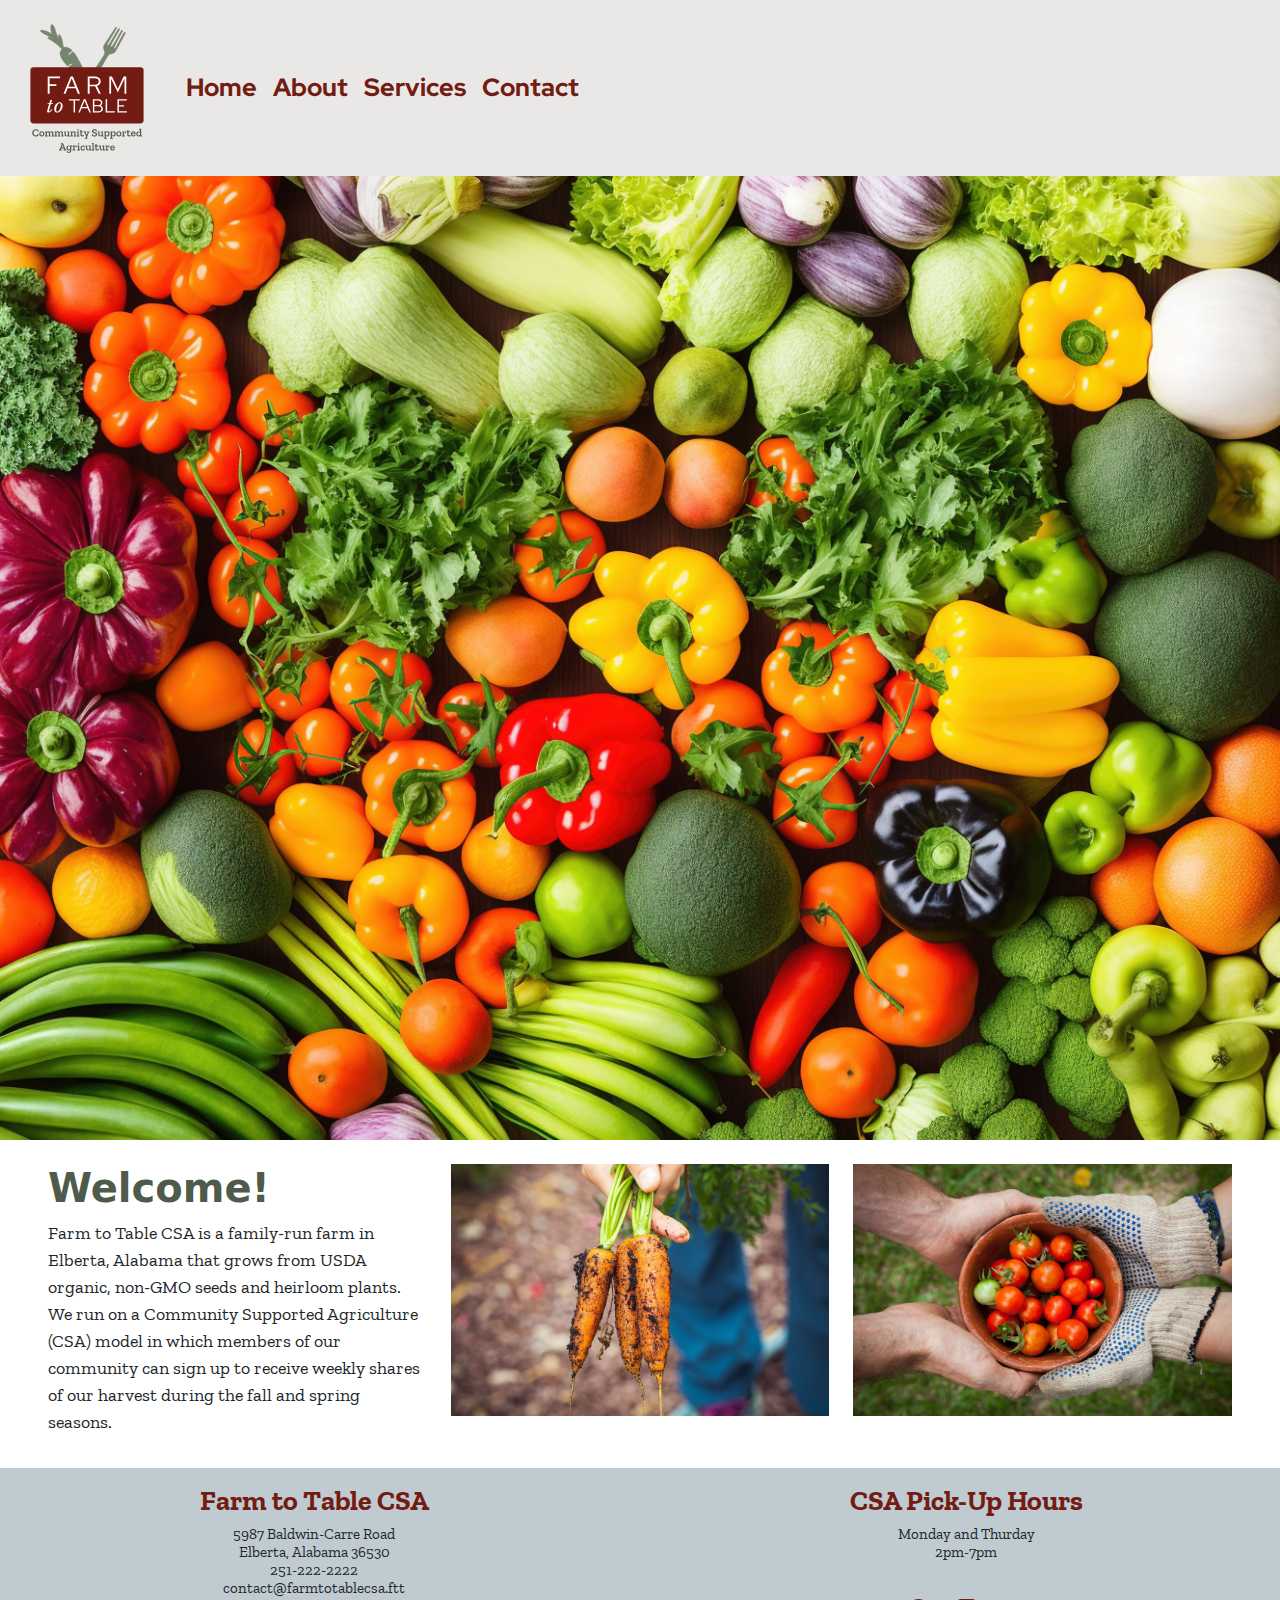
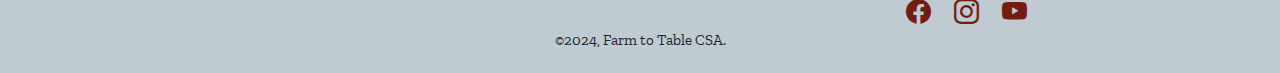
<file: index.html>
<!doctype html>
<html lang="en">
  <head>
    <meta charset="utf-8">
    <meta name="viewport" content="width=device-width, initial-scale=1">
    <title>Farm to Table CSA</title>
    <link href="https://cdn.jsdelivr.net/npm/bootstrap@5.3.3/dist/css/bootstrap.min.css" rel="stylesheet" integrity="sha384-QWTKZyjpPEjISv5WaRU9OFeRpok6YctnYmDr5pNlyT2bRjXh0JMhjY6hW+ALEwIH" crossorigin="anonymous">
    <link rel="preconnect" href="https://fonts.googleapis.com">
<link rel="preconnect" href="https://fonts.gstatic.com" crossorigin>
<link href="https://fonts.googleapis.com/css2?family=Red+Hat+Display:ital,wght@0,300..900;1,300..900&family=Zilla+Slab:ital,wght@0,300;0,400;0,500;0,600;0,700;1,300;1,400;1,500;1,600;1,700&display=swap" rel="stylesheet">
<link rel="stylesheet" href="https://cdn.jsdelivr.net/npm/bootstrap-icons@1.11.3/font/bootstrap-icons.min.css">
<link rel="stylesheet" href="css/style.css">
</head>
  <body>
    <nav class="navbar navbar-expand-lg bg-custom">
        <div class="container-fluid">
          <a class="navbar-brand" href="index.html"><img src="images/farm-to-table-logo-color.svg" alt="Food to Table CSA" class="logo"></a>
          <button class="navbar-toggler" type="button" data-bs-toggle="collapse" data-bs-target="#navbarNavDropdown" aria-controls="navbarNavDropdown" aria-expanded="false" aria-label="Toggle navigation">
            <span class="navbar-toggler-icon"></span>
          </button>
          <div class="collapse navbar-collapse" id="navbarNavDropdown">
            <ul class="navbar-nav">
              <li class="nav-item">
                <a class="nav-link" href="index.html">Home</a>
              </li>
              <li class="nav-item">
                <a class="nav-link" href="about.html">About</a>
              </li>
              <li class="nav-item">
                <a class="nav-link" href="services.html">Services</a>
              </li>
              <li class="nav-item">
                <a class="nav-link" href="contact.html">Contact</a>
              </li>
            </ul>
          </div>
        </div>
      </nav>

      <img src="images/multi-colored-fruits-vegetables-rotated.jpg" class="d-block w-100" alt="mixed vegetables">
  
      <div class="row mt-4 mb-3 px-5">
        <div class="col-lg-4">
          <div class="card-body">
            <h1>Welcome!</h1>
            <p>Farm to Table CSA is a family-run farm in Elberta,
              Alabama that grows from USDA organic, non-GMO
              seeds and heirloom plants. We run on a Community
              Supported Agriculture (CSA) model in which
              members of our community can sign up to receive
              weekly shares of our harvest during the fall and
              spring seasons.</p>
          </div>
        </div>
        <div class="col-lg-4">
            <img class="card-img-top mb-3" src="images/carrot-bundle-blue-jeans-ground.jpg" alt="bundle of carrots">
        </div>
        <div class="col-lg-4">
            <img class="card-img-top mb-3" src="images/two-people-holding-red-tomatoes.jpg" alt="handful of tomatoes">
        </div>  
        </div>

        <footer class="footer mt-auto py-3 mt-xxl-5">
          <div class="text-center">
            <div class="row">
              <div class="col-md-6">
                <h3>Farm to Table CSA</h3>
                <h5>5987 Baldwin-Carre Road <br>Elberta, Alabama 36530 <br>251-222-2222 <br>contact@farmtotablecsa.ftt</h5>
              </div>
              <div class="col-md-6">
                <h3>CSA Pick-Up Hours</h3>
                <h5>Monday and Thurday<br> 2pm-7pm</h5><br>
                <a href="#"><i class="bi bi-facebook"></i></a>
                <a href="#"><i class="bi bi-instagram"></i></a>
                <a href="#"><i class="bi bi-youtube"></i></a>
              </div>
            </div>
            <h5>&copy;2024, Farm to Table CSA.</h5>
          </div>
        </footer>

      <script src="https://cdn.jsdelivr.net/npm/bootstrap@5.3.3/dist/js/bootstrap.bundle.min.js" integrity="sha384-YvpcrYf0tY3lHB60NNkmXc5s9fDVZLESaAA55NDzOxhy9GkcIdslK1eN7N6jIeHz" crossorigin="anonymous"></script>
  </body>
</html>
</file>
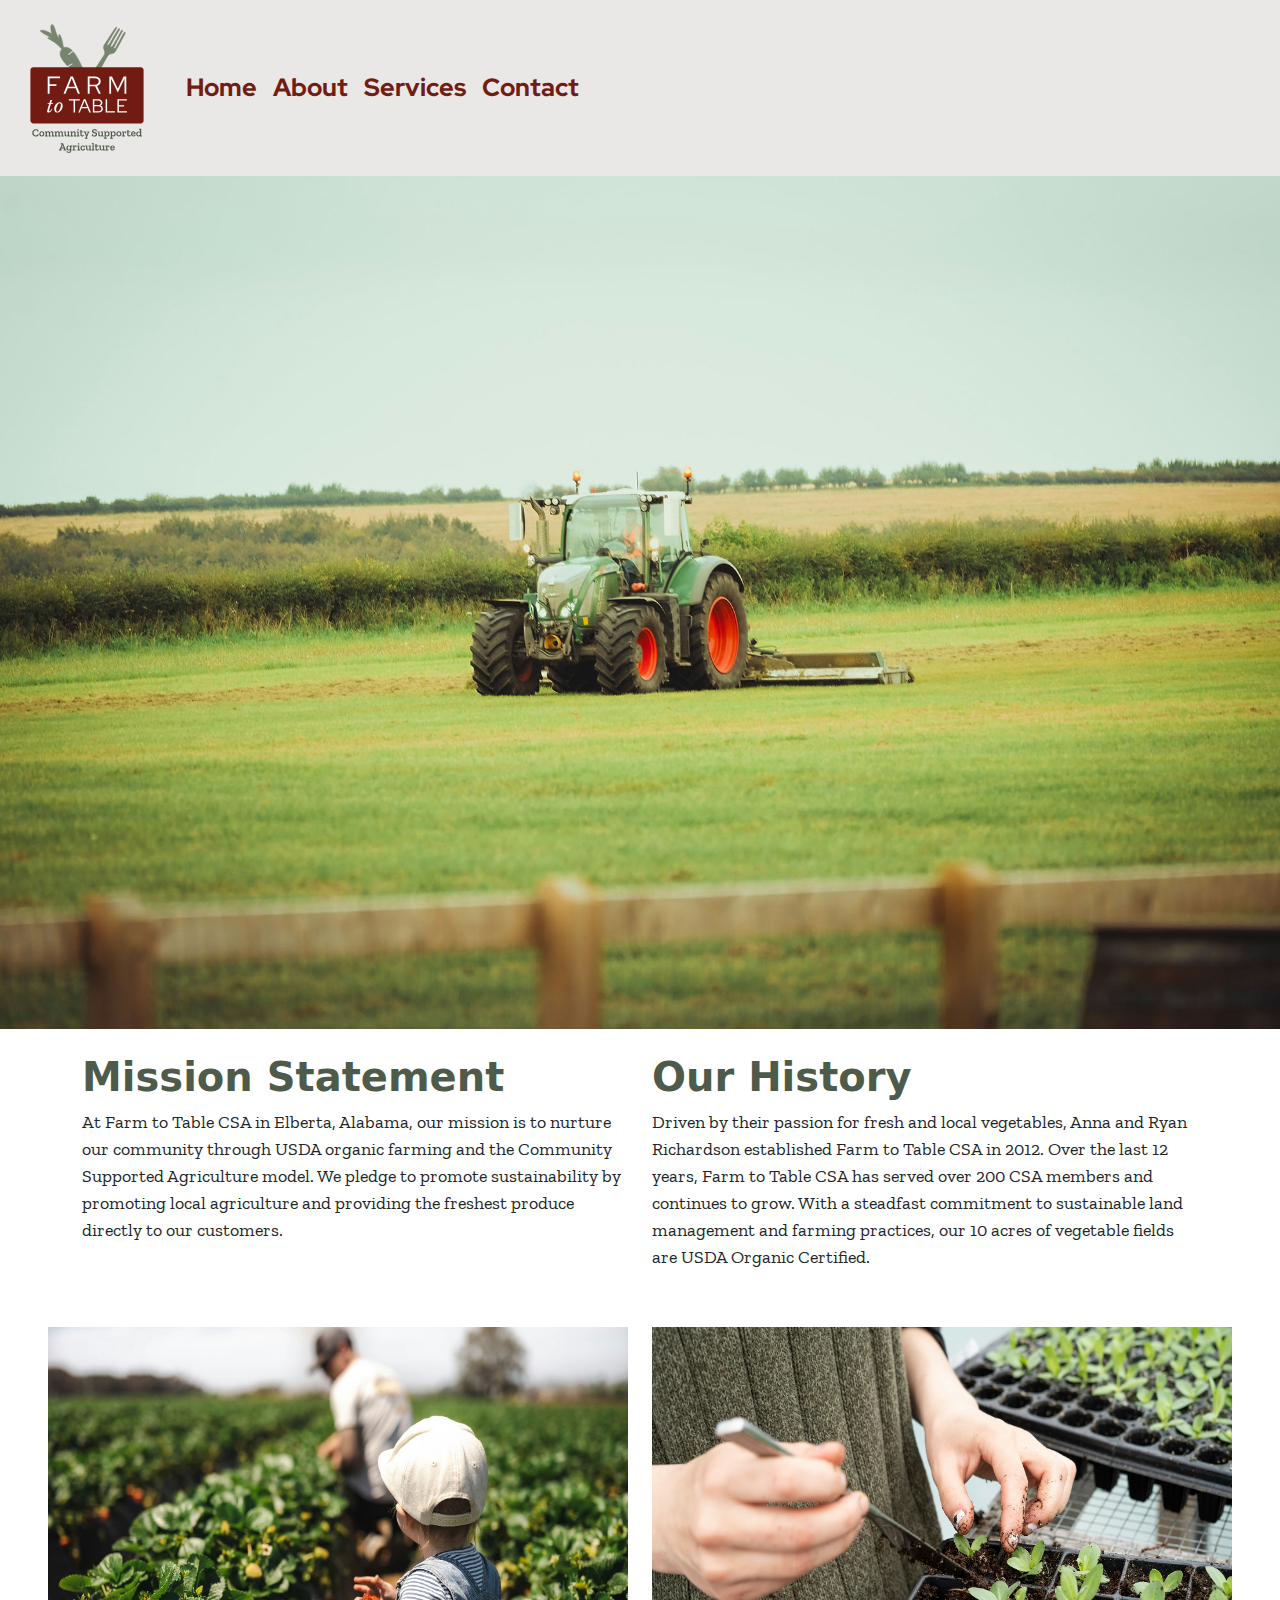
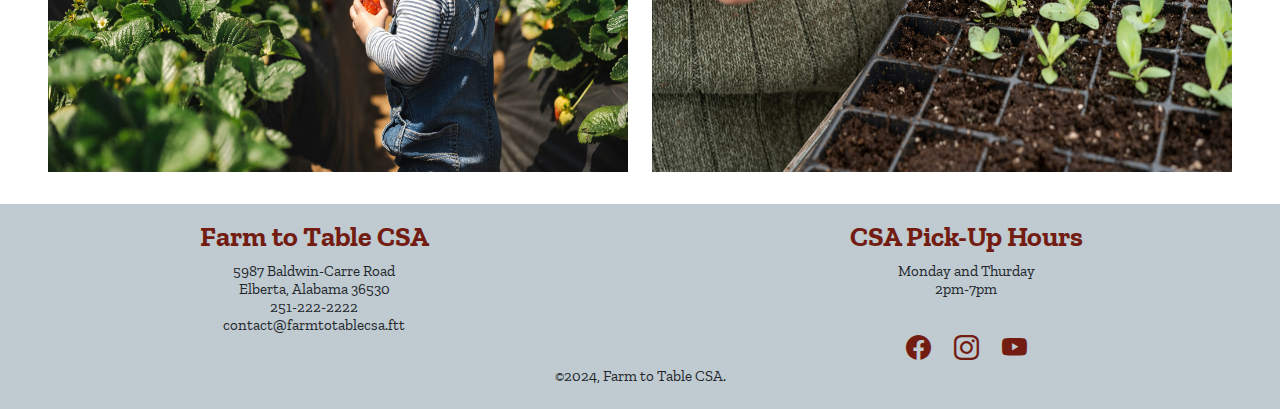
<file: about.html>
<!doctype html>
<html lang="en">
  <head>
    <meta charset="utf-8">
    <meta name="viewport" content="width=device-width, initial-scale=1">
    <title>Farm to Table CSA</title>
    <link href="https://cdn.jsdelivr.net/npm/bootstrap@5.3.3/dist/css/bootstrap.min.css" rel="stylesheet" integrity="sha384-QWTKZyjpPEjISv5WaRU9OFeRpok6YctnYmDr5pNlyT2bRjXh0JMhjY6hW+ALEwIH" crossorigin="anonymous">
    <link rel="preconnect" href="https://fonts.googleapis.com">
<link rel="preconnect" href="https://fonts.gstatic.com" crossorigin>
<link href="https://fonts.googleapis.com/css2?family=Red+Hat+Display:ital,wght@0,300..900;1,300..900&family=Zilla+Slab:ital,wght@0,300;0,400;0,500;0,600;0,700;1,300;1,400;1,500;1,600;1,700&display=swap" rel="stylesheet">
<link rel="stylesheet" href="https://cdn.jsdelivr.net/npm/bootstrap-icons@1.11.3/font/bootstrap-icons.min.css">
<link rel="stylesheet" href="css/style.css">
</head>
  <body>
    <nav class="navbar navbar-expand-lg bg-custom">
      <div class="container-fluid">
        <a class="navbar-brand" href="index.html"><img src="images/farm-to-table-logo-color.svg" alt="Food to Table CSA" class="logo"></a>
        <button class="navbar-toggler" type="button" data-bs-toggle="collapse" data-bs-target="#navbarNavDropdown" aria-controls="navbarNavDropdown" aria-expanded="false" aria-label="Toggle navigation">
          <span class="navbar-toggler-icon"></span>
        </button>
        <div class="collapse navbar-collapse" id="navbarNavDropdown">
          <ul class="navbar-nav">
            <li class="nav-item">
              <a class="nav-link" href="index.html">Home</a>
            </li>
            <li class="nav-item">
              <a class="nav-link" href="about.html">About</a>
            </li>
            <li class="nav-item">
              <a class="nav-link" href="services.html">Services</a>
            </li>
            <li class="nav-item">
              <a class="nav-link" href="contact.html">Contact</a>
            </li>
            </ul>
          </div>
        </div>
      </nav>

      <img src="images/green-tractor-blue-sky-field.jpg" class="img-fluid" alt="tractor in a field">
      
      <div class="container">
        <!-- Stack the columns on mobile by making one full-width and the other half-width -->
        <div class="row mt-4 mb-4">
          <div class="col-md-6 mb-3">
            <h1>Mission Statement</h1>
              <p>At Farm to Table CSA in Elberta, Alabama, our
                mission is to nurture our community through
                USDA organic farming and the Community
                Supported Agriculture model. We pledge to
                promote sustainability by promoting local
                agriculture and providing the freshest produce
                directly to our customers.</p>
            </div>
          <div class="col-md-6 mb-3">
            <h1>Our History</h1>
              <p>Driven by their passion for fresh and local vegetables, Anna and Ryan Richardson established Farm to Table CSA in 2012. Over the last 12 years, Farm to Table CSA has served over 200 CSA members and continues to grow. With a steadfast commitment to sustainable land management and farming practices, our 10 acres of vegetable fields are USDA Organic Certified.</p>
          </div>
        </div>
      </div>

      <div class="row mt-4 mb-3 px-5">
        <div class="col-lg-6">
            <img class="card-img-top mb-3" src="images/child-dad-green-leaf-rows.jpg" height="445" alt="child and adult in field">
          </div>
        <div class="col-lg-6">
            <img class="card-img-top mb-3" src="images/farmer-transplanting-seedlings-into-trays.jpg" height="445" alt="farmer transplanting seedlings">
        </div>  
      </div>

      <footer class="footer mt-auto py-3 mt-xxl-5">
        <div class="text-center">
          <div class="row">
            <div class="col-md-6">
              <h3>Farm to Table CSA</h3>
              <h5>5987 Baldwin-Carre Road <br>Elberta, Alabama 36530 <br>251-222-2222 <br>contact@farmtotablecsa.ftt</h5>
            </div>
            <div class="col-md-6">
              <h3>CSA Pick-Up Hours</h3>
              <h5>Monday and Thurday<br> 2pm-7pm</h5><br>
              <a href="#"><i class="bi bi-facebook"></i></a>
              <a href=#><i class="bi bi-instagram"></i></a>
              <a href="#"><i class="bi bi-youtube"></i></a>
            </div>
          </div>
          <h5>&copy;2024, Farm to Table CSA.</h5>
        </div>
      </footer>
    <script src="https://cdn.jsdelivr.net/npm/bootstrap@5.3.3/dist/js/bootstrap.bundle.min.js" integrity="sha384-YvpcrYf0tY3lHB60NNkmXc5s9fDVZLESaAA55NDzOxhy9GkcIdslK1eN7N6jIeHz" crossorigin="anonymous"></script>
  </body>
</html>
</file>
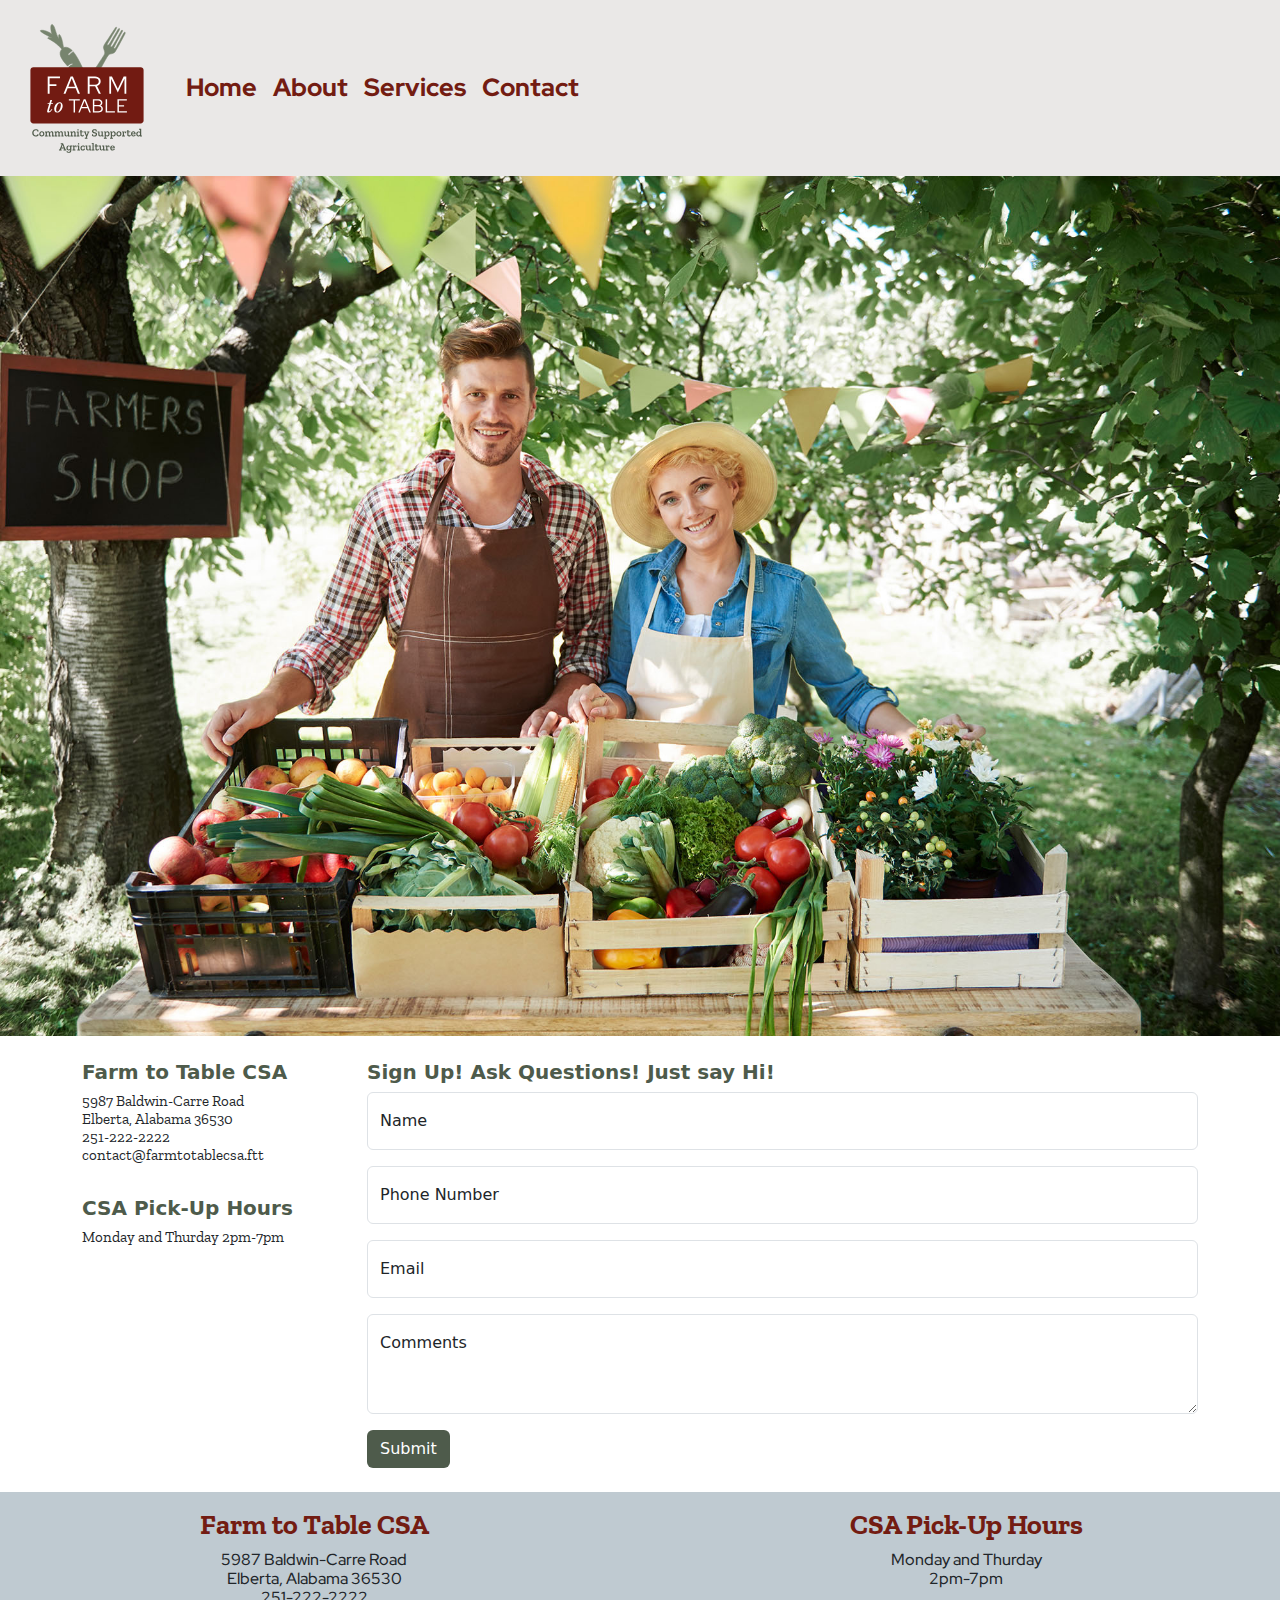
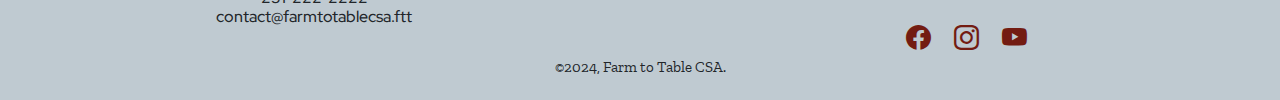
<file: contact.html>
<!doctype html>
<html lang="en">
  <head>
    <meta charset="utf-8">
    <meta name="viewport" content="width=device-width, initial-scale=1">
    <title>Farm to Table CSA</title>
    <link href="https://cdn.jsdelivr.net/npm/bootstrap@5.3.3/dist/css/bootstrap.min.css" rel="stylesheet" integrity="sha384-QWTKZyjpPEjISv5WaRU9OFeRpok6YctnYmDr5pNlyT2bRjXh0JMhjY6hW+ALEwIH" crossorigin="anonymous">
    <link rel="preconnect" href="https://fonts.googleapis.com">
<link rel="preconnect" href="https://fonts.gstatic.com" crossorigin>
<link href="https://fonts.googleapis.com/css2?family=Red+Hat+Display:ital,wght@0,300..900;1,300..900&family=Zilla+Slab:ital,wght@0,300;0,400;0,500;0,600;0,700;1,300;1,400;1,500;1,600;1,700&display=swap" rel="stylesheet">
<link rel="stylesheet" href="https://cdn.jsdelivr.net/npm/bootstrap-icons@1.11.3/font/bootstrap-icons.min.css">
<link rel="stylesheet" href="css/style.css">
</head>
  <body>
    <nav class="navbar navbar-expand-lg bg-custom">
      <div class="container-fluid">
        <a class="navbar-brand" href="index.html"><img src="images/farm-to-table-logo-color.svg" alt="Food to Table CSA" class="logo"></a>
        <button class="navbar-toggler" type="button" data-bs-toggle="collapse" data-bs-target="#navbarNavDropdown" aria-controls="navbarNavDropdown" aria-expanded="false" aria-label="Toggle navigation">
          <span class="navbar-toggler-icon"></span>
        </button>
        <div class="collapse navbar-collapse" id="navbarNavDropdown">
          <ul class="navbar-nav">
            <li class="nav-item">
              <a class="nav-link" href="index.html">Home</a>
            </li>
            <li class="nav-item">
              <a class="nav-link" href="about.html">About</a>
            </li>
            <li class="nav-item">
              <a class="nav-link" href="services.html">Services</a>
            </li>
            <li class="nav-item">
              <a class="nav-link" href="contact.html">Contact</a>
            </li>
            </ul>
          </div>
        </div>
      </nav>

      <img src="images/close-up-people-selling-crops.jpg" class="d-block w-100" alt="farmers market stand">

      <div class="container">
        <!-- Stack the columns on mobile by making one full-width and the other half-width -->
        <div class="row mt-4 mb-4">
          <div class="col-6 col-md-3 mb-3">
            <h4>Farm to Table CSA</h4>
              <h5>5987 Baldwin-Carre Road <br>Elberta, Alabama 36530 <br>251-222-2222 <br>contact@farmtotablecsa.ftt</h5><br>
            <h4>CSA Pick-Up Hours</h4>
              <h5>Monday and Thurday 2pm-7pm</h5><br>
            </div>
          <div class="col-md-9">
            <h4> Sign Up! Ask Questions! Just say Hi!</h4>
            <div class="form-floating mb-3">
              <input type="text" class="form-control" id="floatingname" placeholder="Name">
              <label for="floatingname">Name</label>
            </div>
            <div class="form-floating mb-3">
              <input type="number" class="form-control" id="floatingphonenumber" placeholder="Phone Number">
              <label for="floatingphonenumber">Phone Number</label>
            </div>
            <div class="form-floating mb-3">
              <input type="email" class="form-control" id="floatingemail" placeholder="Email">
              <label for="floatingemail">Email</label>
            </div>
            <div class="form-floating mb-3">
              <textarea class="form-control" placeholder="Leave a comment here" id="floatingTextarea2" style="height: 100px"></textarea>
              <label for="floatingTextarea2">Comments</label>
            </div>
            <button class="btn btn-custom" type="submit">Submit</button>
          </div>
        </div>
      </div>

      <footer class="footer mt-auto py-3 mt-xxl-5">
        <div class="text-center">
          <div class="row">
            <div class="col-md-6">
              <h3>Farm to Table CSA</h3>
              <h6>5987 Baldwin-Carre Road <br>Elberta, Alabama 36530 <br>251-222-2222 <br>contact@farmtotablecsa.ftt</h6>
            </div>
            <div class="col-md-6">
              <h3>CSA Pick-Up Hours</h3>
              <h6>Monday and Thurday<br> 2pm-7pm</h6><br>
              <a href="#"><i class="bi bi-facebook"></i></a>
              <a href=#><i class="bi bi-instagram"></i></a>
              <a href="#"><i class="bi bi-youtube"></i></a>
            </div>
          </div>
          <h5>&copy;2024, Farm to Table CSA.</h5>
        </div>
      </footer>
    <script src="https://cdn.jsdelivr.net/npm/bootstrap@5.3.3/dist/js/bootstrap.bundle.min.js" integrity="sha384-YvpcrYf0tY3lHB60NNkmXc5s9fDVZLESaAA55NDzOxhy9GkcIdslK1eN7N6jIeHz" crossorigin="anonymous"></script>
  </body>
</html>
</file>
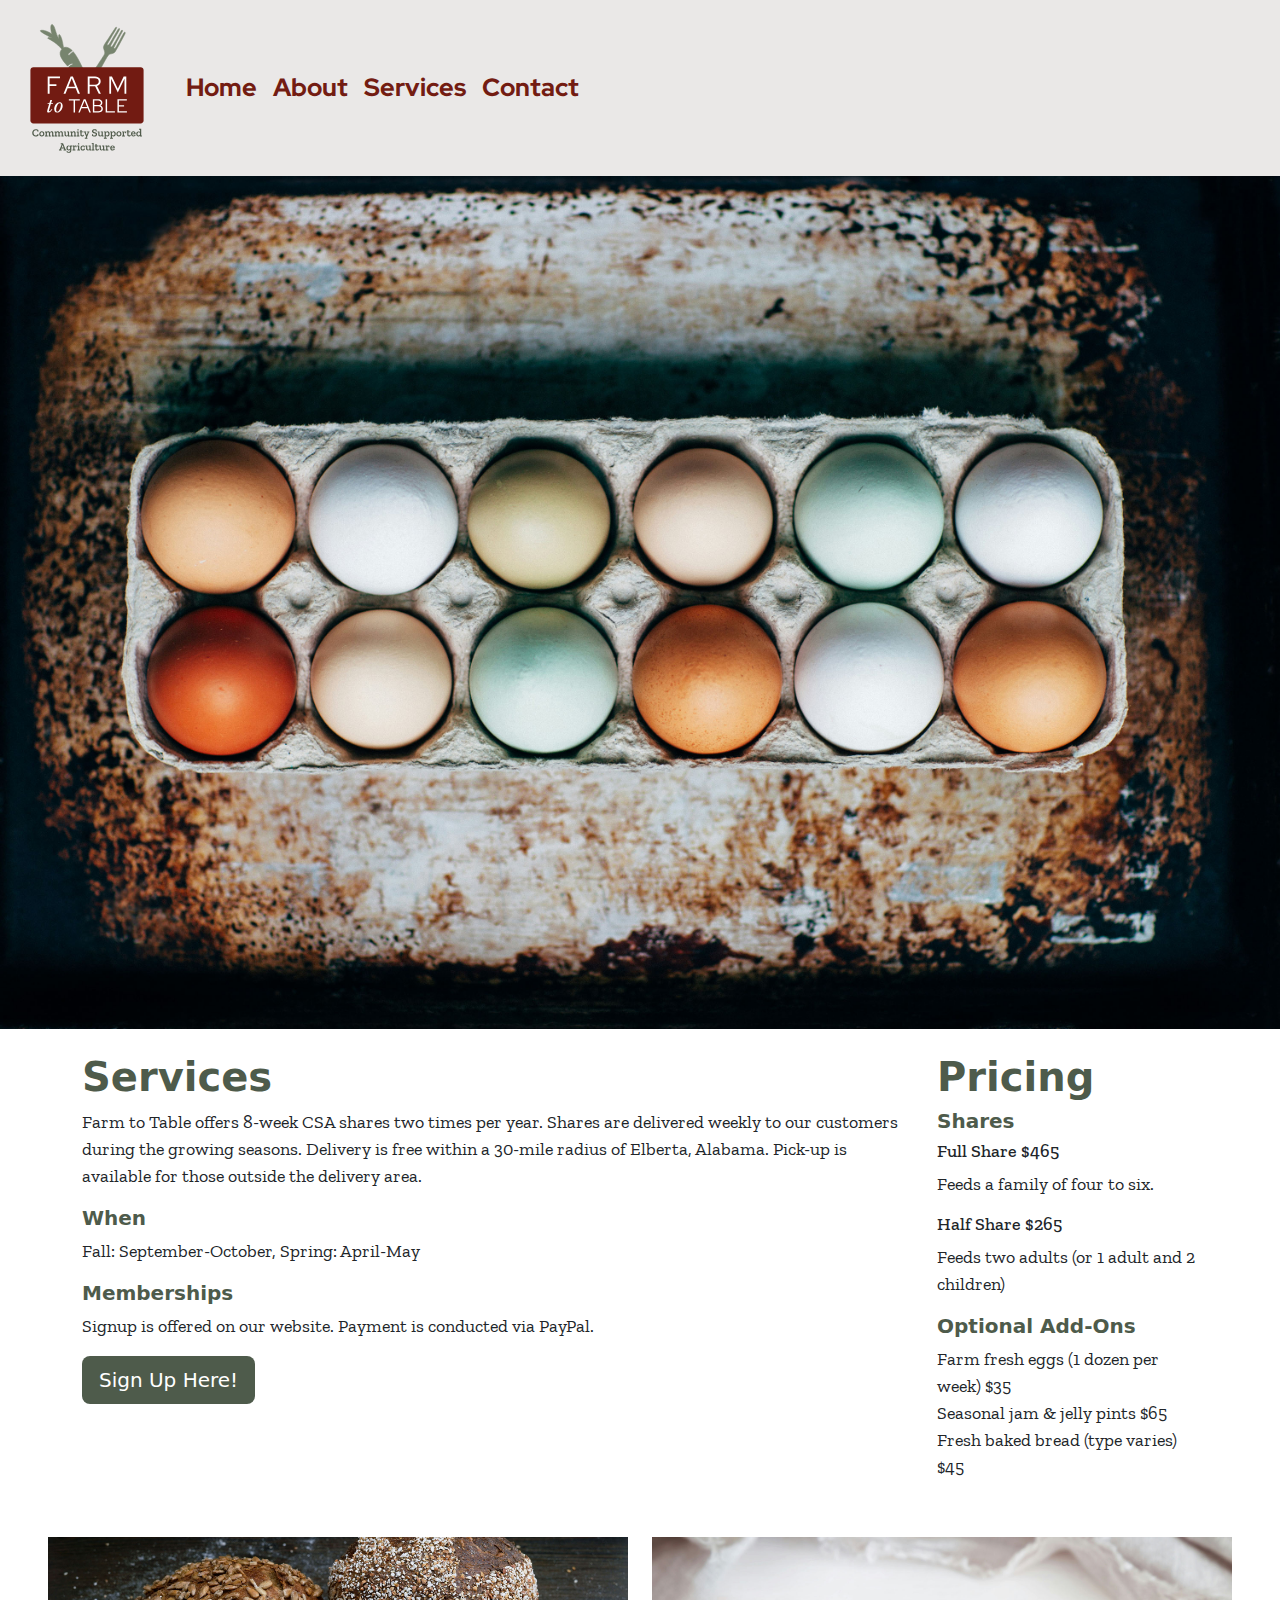
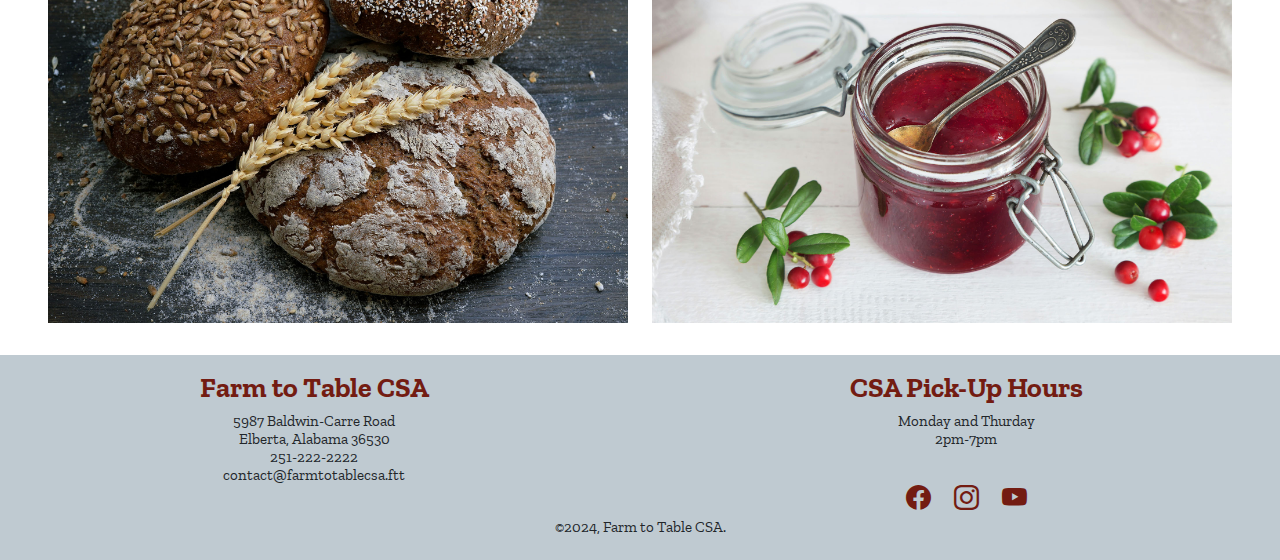
<file: services.html>
<!doctype html>
<html lang="en">
  <head>
    <meta charset="utf-8">
    <meta name="viewport" content="width=device-width, initial-scale=1">
    <title>Farm to Table CSA</title>
    <link href="https://cdn.jsdelivr.net/npm/bootstrap@5.3.3/dist/css/bootstrap.min.css" rel="stylesheet" integrity="sha384-QWTKZyjpPEjISv5WaRU9OFeRpok6YctnYmDr5pNlyT2bRjXh0JMhjY6hW+ALEwIH" crossorigin="anonymous">
    <link rel="preconnect" href="https://fonts.googleapis.com">
<link rel="preconnect" href="https://fonts.gstatic.com" crossorigin>
<link href="https://fonts.googleapis.com/css2?family=Red+Hat+Display:ital,wght@0,300..900;1,300..900&family=Zilla+Slab:ital,wght@0,300;0,400;0,500;0,600;0,700;1,300;1,400;1,500;1,600;1,700&display=swap" rel="stylesheet">
<link rel="stylesheet" href="https://cdn.jsdelivr.net/npm/bootstrap-icons@1.11.3/font/bootstrap-icons.min.css">
<link rel="stylesheet" href="css/style.css">
</head>
  <body>
    <nav class="navbar navbar-expand-lg bg-custom">
      <div class="container-fluid">
        <a class="navbar-brand" href="index.html"><img src="images/farm-to-table-logo-color.svg" alt="Food to Table CSA" class="logo"></a>
        <button class="navbar-toggler" type="button" data-bs-toggle="collapse" data-bs-target="#navbarNavDropdown" aria-controls="navbarNavDropdown" aria-expanded="false" aria-label="Toggle navigation">
          <span class="navbar-toggler-icon"></span>
        </button>
        <div class="collapse navbar-collapse" id="navbarNavDropdown">
          <ul class="navbar-nav">
            <li class="nav-item">
              <a class="nav-link" href="index.html">Home</a>
            </li>
            <li class="nav-item">
              <a class="nav-link" href="about.html">About</a>
            </li>
            <li class="nav-item">
              <a class="nav-link" href="services.html">Services</a>
            </li>
            <li class="nav-item">
              <a class="nav-link" href="contact.html">Contact</a>
            </li>
            </ul>
          </div>
        </div>
      </nav>
      
      <img src="images/dozen-eggs-blue-brown-white.jpg" class="d-block w-100" alt="a dozen eggs">

      <div class="container">
        <!-- Stack the columns on mobile by making one full-width and the other half-width -->
        <div class="row mt-4 mb-4">
          <div class="col-md-9 mb-3">
            <h1>Services</h1>
              <p>Farm to Table offers 8-week CSA shares two times per
                year. Shares are delivered
                weekly to our customers during the growing seasons.
                Delivery is free within a 30-mile radius of Elberta,
                Alabama. Pick-up is available for those outside the
                delivery area.</p>
                <h4>When</h4>
                <p>Fall: September-October, Spring: April-May</p>
                <h4>Memberships</h4>
                <p>Signup is offered on our website. Payment is conducted
                  via PayPal.</p>
              <form action="contact.html">  
                <button class="btn btn-custom btn-lg">Sign Up Here!</button>
              </form>
            </div>
          <div class="col-md-3 mb-3">
            <h1>Pricing</h1>
              <h4>Shares</h4>
                <h2>Full Share $465</h2>
                <p>Feeds a family of four to six.</p>
                <h2>Half Share $265</h2>
                <p>Feeds two adults (or 1 adult and 2 children)</p>
                <h4>Optional Add-Ons</h4>
                <p>Farm fresh eggs (1 dozen per week) $35<br>
                Seasonal jam & jelly pints $65<br>
                Fresh baked bread (type varies) $45</p>
          </div>
        </div>
      </div>

      <div class="row mt-4 mb-3 px-5">
        <div class="col-lg-6">
            <img class="card-img-top mb-3" src="images/home-made-bread-black-table.jpg" alt="homemade bread">
          </div>
        <div class="col-lg-6">
            <img class="card-img-top mb-3" src="images/red-strawberry-jam-glass-jar.jpg" alt="strawberry jam">
        </div>  
      </div>

      <footer class="footer mt-auto py-3 mt-xxl-5">
        <div class="text-center">
          <div class="row">
            <div class="col-md-6">
              <h3>Farm to Table CSA</h3>
              <h5>5987 Baldwin-Carre Road <br>Elberta, Alabama 36530 <br>251-222-2222 <br>contact@farmtotablecsa.ftt</h5>
            </div>
            <div class="col-md-6">
              <h3>CSA Pick-Up Hours</h3>
              <h5>Monday and Thurday<br> 2pm-7pm</h5><br>
              <a href="#"><i class="bi bi-facebook"></i></a>
              <a href=#><i class="bi bi-instagram"></i></a>
              <a href="#"><i class="bi bi-youtube"></i></a>
            </div>
          </div>
          <h5>&copy;2024, Farm to Table CSA.</h5>
        </div>
      </footer>
    <script src="https://cdn.jsdelivr.net/npm/bootstrap@5.3.3/dist/js/bootstrap.bundle.min.js" integrity="sha384-YvpcrYf0tY3lHB60NNkmXc5s9fDVZLESaAA55NDzOxhy9GkcIdslK1eN7N6jIeHz" crossorigin="anonymous"></script>
  </body>
</html>
</file>
<file: css/style.css>
.nav-link:link {
    font-family: 'Red Hat Display', sans-serif;
    color: #731c12;
    font-size: 25px;
    font-weight: 800;
}

.nav-link:visited {
    color: #731c12;
}

.nav-link:hover {
    color: #bebfa3;
}

.logo {
    width: 150px;
}

.bg-custom {
    background-color: #eae8e7;
}

.footer {
    background-color: #bfcad1;
    font-family: 'Red Hat Display', sans-serif;
}

.bi {
    color: #731c12;
    font-size: 25px;
    margin-right: 10px;
    margin-left: 10px;
}

h1 {
    font-weight: 900;
    color: #4e5b4b;
}

h2 {
    font-family:'Zilla Slab', serif;
    font-weight: 500;
    font-style: normal;
    font-size: 18px;
}

h3 {
    font-family:'Zilla Slab', serif;
    font-weight: 800;
    color: #731c12;
}

h4 {
    font-size: 20px;
    font-weight: 800;
    color: #4e5b4b;
}

p {
    font-family:'Zilla Slab', serif;
    font-weight: 400;
    font-style: normal;
    font-size: 18px;
}

h5 {
    font-family:'Zilla Slab', serif;
    font-weight: 400;
    font-style: normal;
    font-size: 15px;
}

.btn-custom {
    background-color: #4e5b4b;
    color:#fff;
}
</file>
